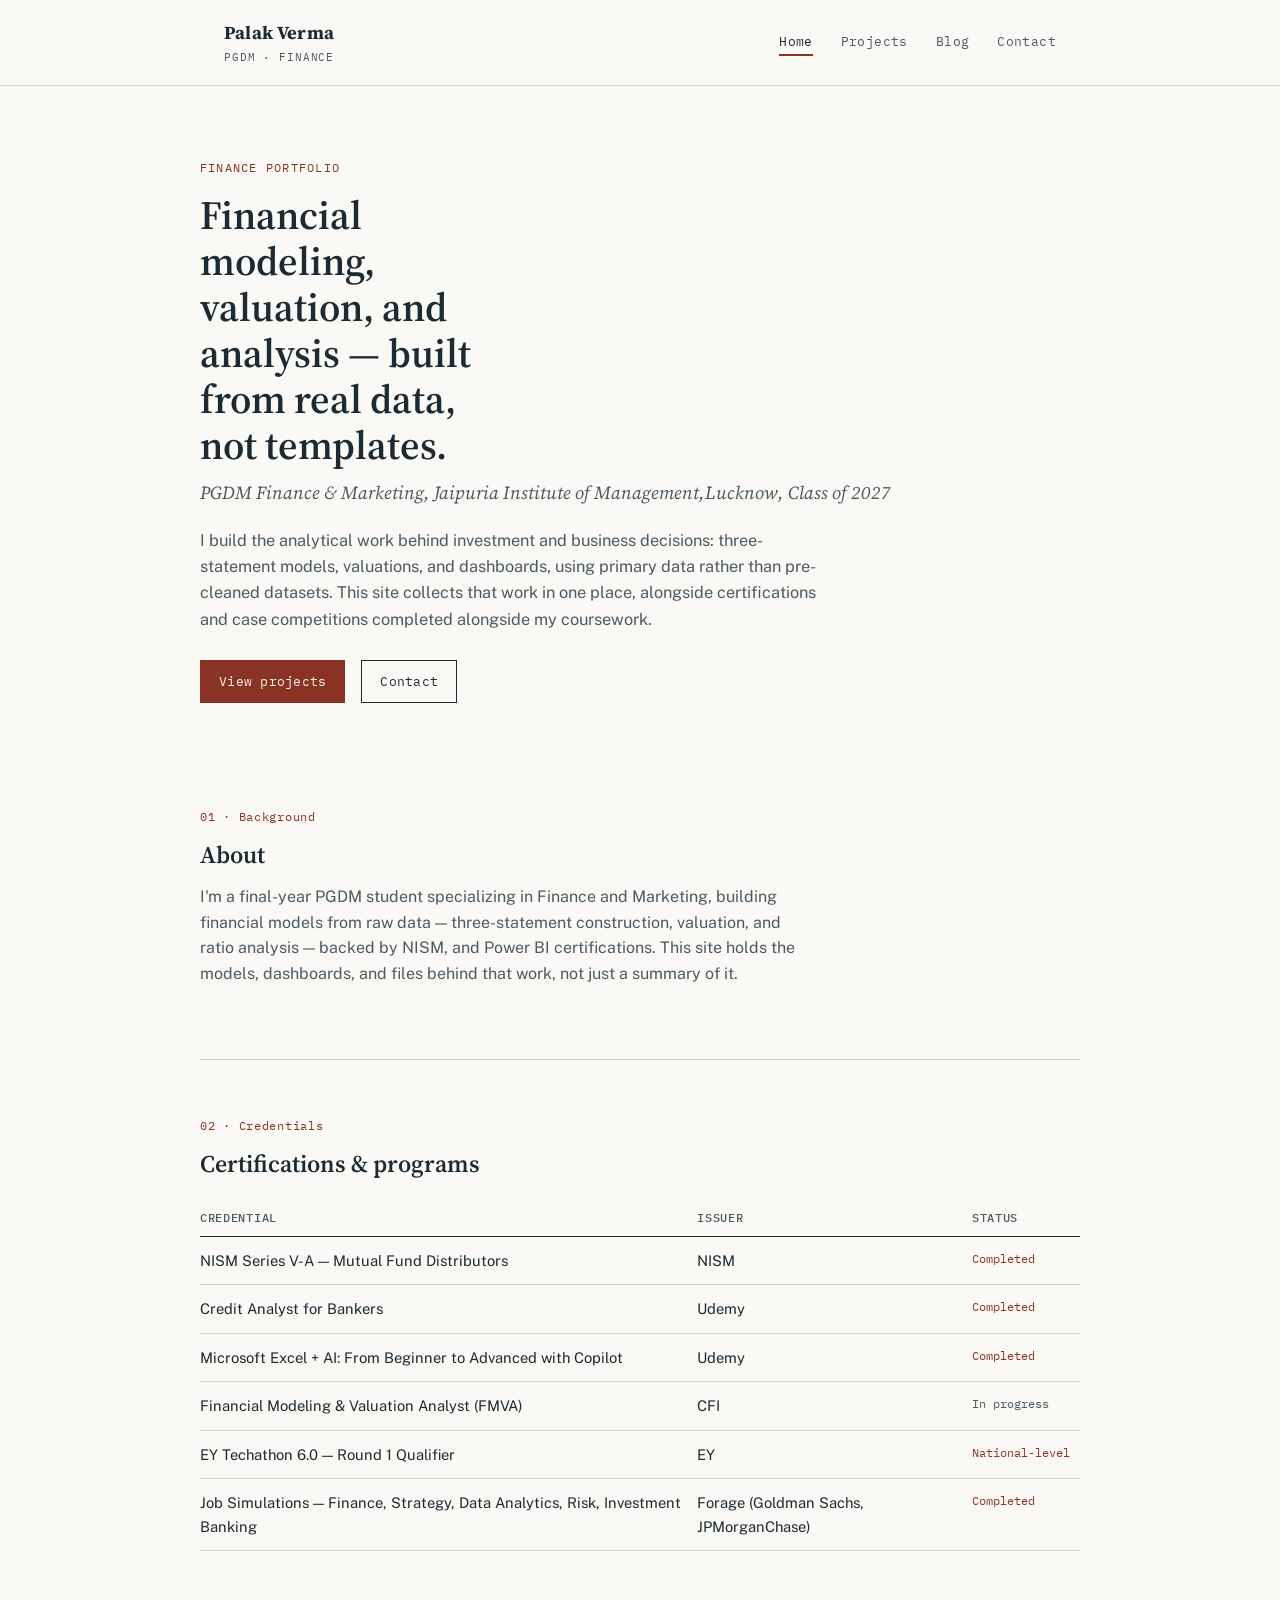
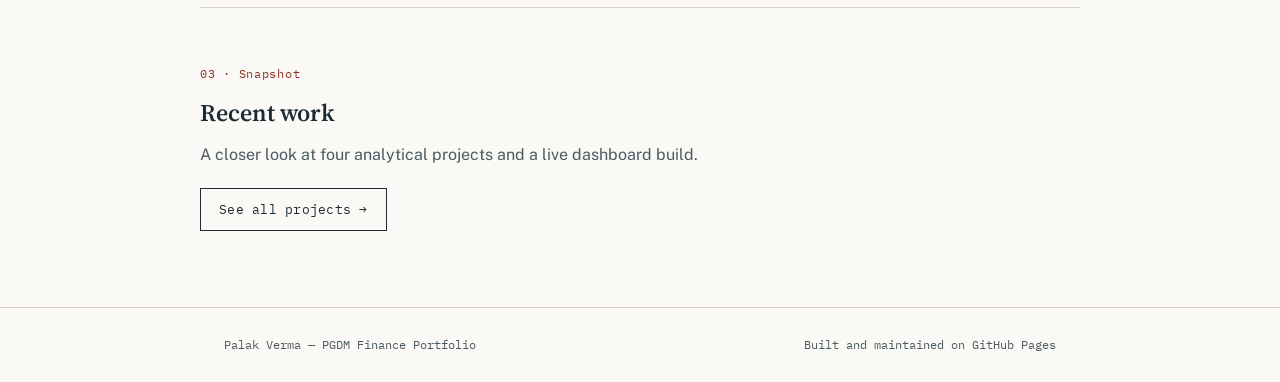
<file: index.html>
<!DOCTYPE html>
<html lang="en">
<head>
<meta charset="UTF-8">
<meta name="viewport" content="width=device-width, initial-scale=1.0">
<title>Palak Verma — Finance Portfolio</title>
<meta name="description" content="Palak Verma, PGDM Finance student — financial modeling, valuation, and analytics work.">
<link rel="stylesheet" href="style.css">
</head>
<body>

<header class="site-header">
  <div class="wrap">
    <div class="brand">Palak Verma<small>PGDM · Finance</small></div>
    <nav class="primary" aria-label="Primary">
      <ul>
        <li><a href="index.html" aria-current="page">Home</a></li>
        <li><a href="projects.html">Projects</a></li>
        <li><a href="blog.html">Blog</a></li>
        <li><a href="contact.html">Contact</a></li>
      </ul>
    </nav>
  </div>
</header>

<main>
  <section class="hero wrap">
    <span class="kicker">Finance Portfolio</span>
    <h1>Financial modeling, valuation, and analysis — built from real data, not templates.</h1>
    <p class="role">PGDM Finance &amp; Marketing, Jaipuria Institute of Management,Lucknow, Class of 2027</p>
    <p class="summary">
      I build the analytical work behind investment and business decisions: three-statement
      models, valuations, and dashboards, using primary data rather than pre-cleaned datasets.
      This site collects that work in one place, alongside certifications and case
      competitions completed alongside my coursework.
    </p>
    <div class="actions">
      <a class="btn primary" href="projects.html">View projects</a>
      <a class="btn" href="contact.html">Contact</a>
    </div>
  </section>

  <section class="doc-section wrap">
    <span class="index">01 · Background</span>
    <h2>About</h2>
    <p class="lede">
      I'm a final-year PGDM student specializing in Finance and Marketing, building financial
  models from raw data — three-statement construction, valuation, and ratio analysis —
  backed by NISM, and Power BI certifications. This site holds
  the models, dashboards, and files behind that work, not just a summary of it.
    </p>
  </section>

  <section class="doc-section wrap">
    <span class="index">02 · Credentials</span>
    <h2>Certifications &amp; programs</h2>
    <table class="credentials">
      <thead>
        <tr><th>Credential</th><th>Issuer</th><th>Status</th></tr>
      </thead>
      <tbody>
       <tr>
  <td>NISM Series V-A — Mutual Fund Distributors</td>
  <td>NISM</td>
  <td class="status done">Completed</td>
</tr>
<tr>
  <td>Credit Analyst for Bankers</td>
  <td>Udemy</td>
  <td class="status done">Completed</td>
</tr>
        <tr>
  <td>Microsoft Excel + AI: From Beginner to Advanced with Copilot</td>
  <td>Udemy</td>
  <td class="status done">Completed</td>
</tr>
        <tr>
          <td>Financial Modeling &amp; Valuation Analyst (FMVA)</td>
          <td>CFI</td>
          <td class="status">In progress</td>
        </tr>
        <tr>
          <td>EY Techathon 6.0 — Round 1 Qualifier</td>
          <td>EY</td>
          <td class="status done">National-level</td>
        </tr>
        <tr>
          <td>Job Simulations — Finance, Strategy, Data Analytics, Risk, Investment Banking</td>
          <td>Forage (Goldman Sachs, JPMorganChase)</td>
          <td class="status done">Completed</td>
        </tr>
      </tbody>
    </table>
  </section>

  <section class="doc-section wrap">
    <span class="index">03 · Snapshot</span>
    <h2>Recent work</h2>
    <p class="lede">A closer look at four analytical projects and a live dashboard build.</p>
    <div class="actions" style="margin-top:20px;">
      <a class="btn" href="projects.html">See all projects →</a>
    </div>
  </section>
</main>

<footer>
  <div class="wrap">
    <p>Palak Verma — PGDM Finance Portfolio</p>
    <p>Built and maintained on GitHub Pages</p>
  </div>
</footer>

</body>
</html>
</file>
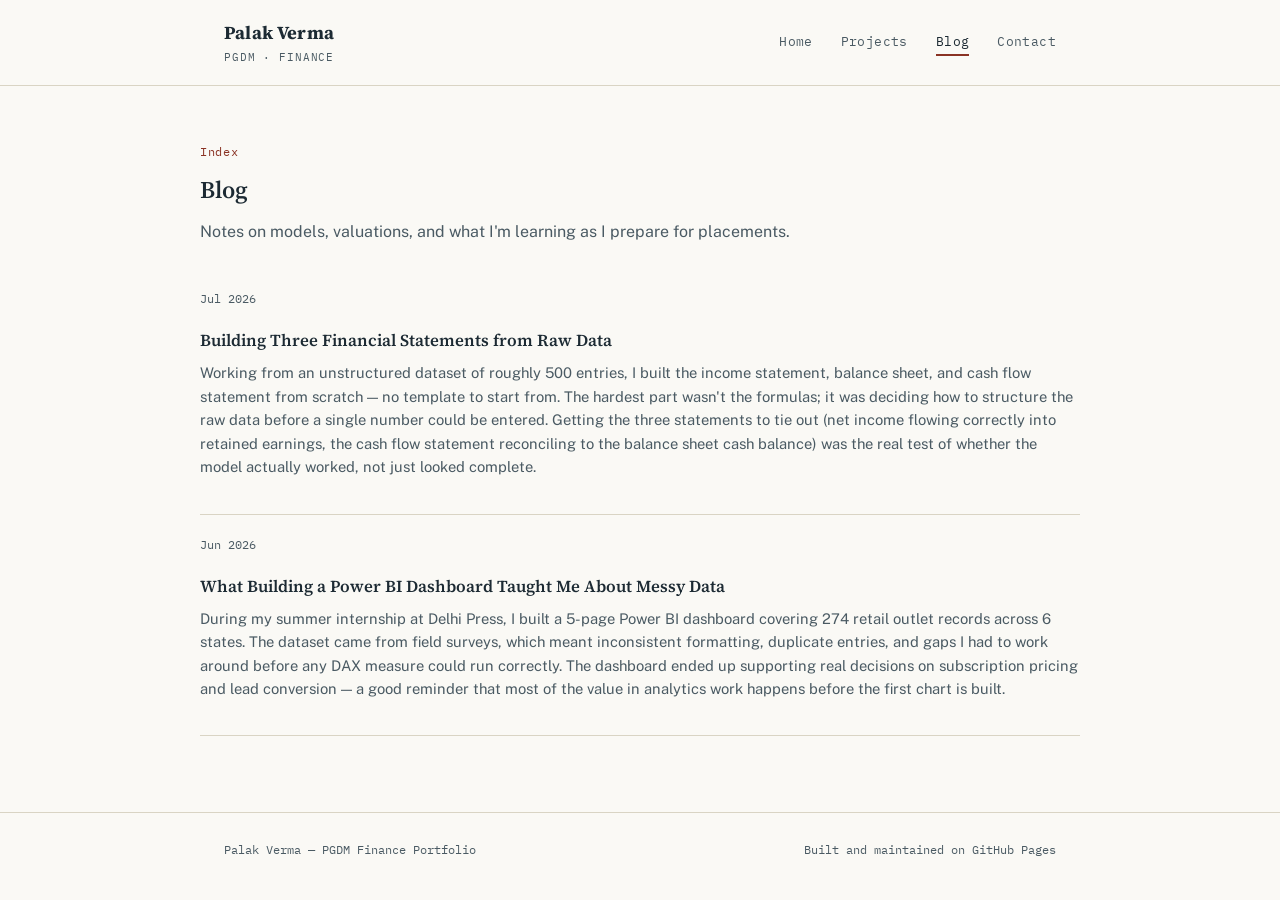
<file: blog.html>
<!DOCTYPE html>
<html lang="en">
<head>
<meta charset="UTF-8">
<meta name="viewport" content="width=device-width, initial-scale=1.0">
<title>Blog — Palak Verma</title>
<link rel="stylesheet" href="style.css">
</head>
<body>

<header class="site-header">
  <div class="wrap">
    <div class="brand">Palak Verma<small>PGDM · Finance</small></div>
    <nav class="primary" aria-label="Primary">
      <ul>
        <li><a href="index.html">Home</a></li>
        <li><a href="projects.html">Projects</a></li>
        <li><a href="blog.html" aria-current="page">Blog</a></li>
        <li><a href="contact.html">Contact</a></li>
      </ul>
    </nav>
  </div>
</header>

<main>
  <section class="doc-section wrap" style="padding-top:56px;">
    <span class="index">Index</span>
    <h2>Blog</h2>
    <p class="lede">Notes on models, valuations, and what I'm learning as I prepare for placements.</p>
<div class="post-list">
        <div class="post-item">
          <span class="date">Jul 2026</span>
          <div>
            <h3>Building Three Financial Statements from Raw Data</h3>
            <p>
              Working from an unstructured dataset of roughly 500 entries, I built the income
              statement, balance sheet, and cash flow statement from scratch — no template to
              start from. The hardest part wasn't the formulas; it was deciding how to
              structure the raw data before a single number could be entered. Getting the
              three statements to tie out (net income flowing correctly into retained
              earnings, the cash flow statement reconciling to the balance sheet cash
              balance) was the real test of whether the model actually worked, not just
              looked complete.
            </p>
          </div>
        </div>

        <div class="post-item">
          <span class="date">Jun 2026</span>
          <div>
            <h3>What Building a Power BI Dashboard Taught Me About Messy Data</h3>
            <p>
              During my summer internship at Delhi Press, I built a 5-page Power BI dashboard
              covering 274 retail outlet records across 6 states. The dataset came from field
              surveys, which meant inconsistent formatting, duplicate entries, and gaps I had
              to work around before any DAX measure could run correctly. The dashboard ended
              up supporting real decisions on subscription pricing and lead conversion — a
              good reminder that most of the value in analytics work happens before the
              first chart is built.
            </p>
          </div>
        </div>
      </div>

  </section>
</main>

<footer>
  <div class="wrap">
    <p>Palak Verma — PGDM Finance Portfolio</p>
    <p>Built and maintained on GitHub Pages</p>
  </div>
</footer>

</body>
</html>
</file>
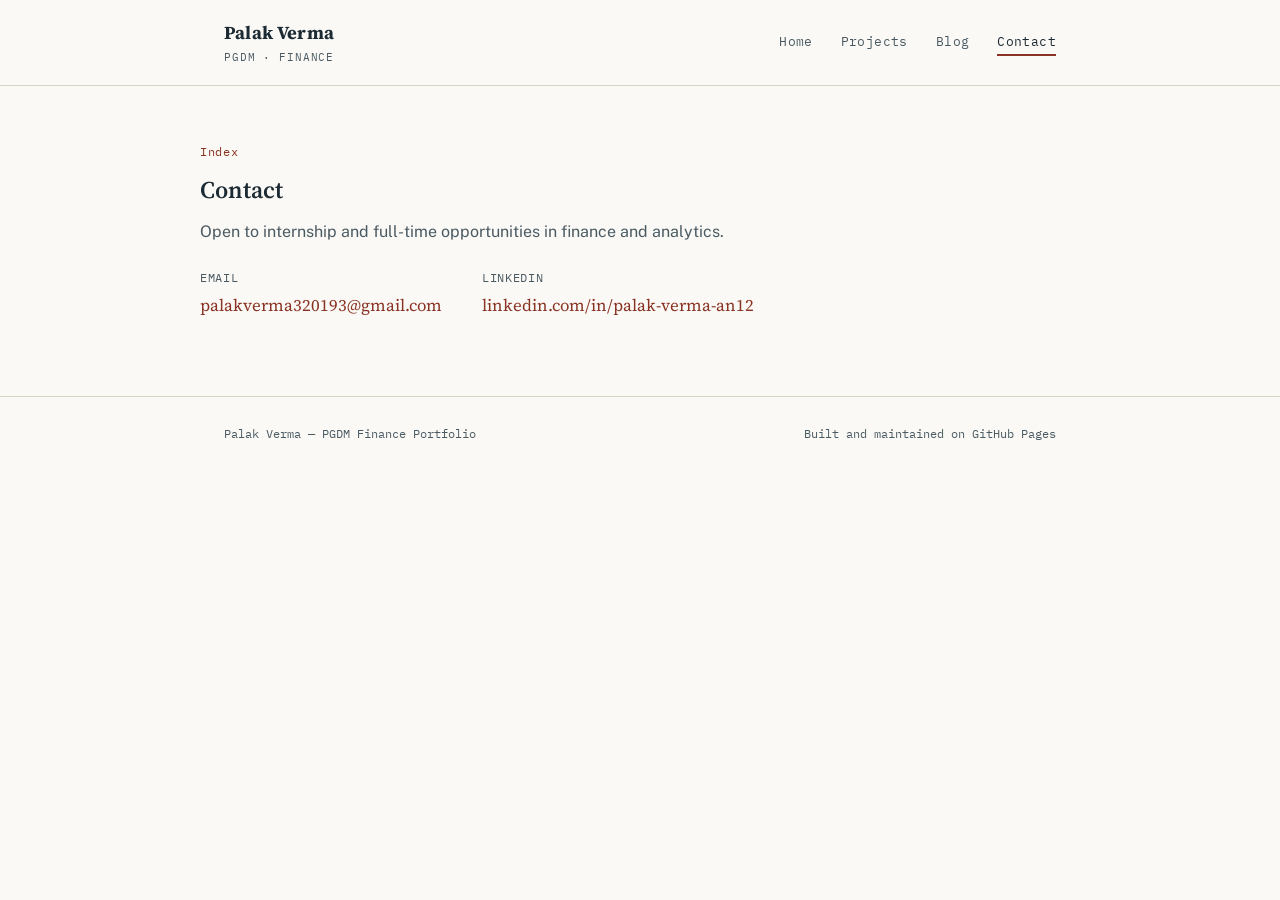
<file: contact.html>
<!DOCTYPE html>
<html lang="en">
<head>
<meta charset="UTF-8">
<meta name="viewport" content="width=device-width, initial-scale=1.0">
<title>Contact — Palak Verma</title>
<link rel="stylesheet" href="style.css">
</head>
<body>

<header class="site-header">
  <div class="wrap">
    <div class="brand">Palak Verma<small>PGDM · Finance</small></div>
    <nav class="primary" aria-label="Primary">
      <ul>
        <li><a href="index.html">Home</a></li>
        <li><a href="projects.html">Projects</a></li>
        <li><a href="blog.html">Blog</a></li>
        <li><a href="contact.html" aria-current="page">Contact</a></li>
      </ul>
    </nav>
  </div>
</header>

<main>
  <section class="doc-section wrap" style="padding-top:56px;">
    <span class="index">Index</span>
    <h2>Contact</h2>
    <p class="lede">Open to internship and full-time opportunities in finance and analytics.</p>

    <div class="contact-grid">
      <div class="contact-item">
        <span class="label">Email</span>
        <a href="mailto:palakverma320193@gmail.com">palakverma320193@gmail.com</a>
      </div>
      <div class="contact-item">
        <span class="label">LinkedIn</span>
        <a href="https://linkedin.com/in/palak-verma-an12" target="_blank" rel="noopener">linkedin.com/in/palak-verma-an12</a>
      </div>
    </div>
  </section>
</main>

<footer>
  <div class="wrap">
    <p>Palak Verma — PGDM Finance Portfolio</p>
    <p>Built and maintained on GitHub Pages</p>
  </div>
</footer>

</body>
</html>
</file>
<file: style.css>
/* ========================================================================
   Palak Verma — Portfolio
   Design direction: a working paper / equity research note, on light paper.
   Ink navy text, brick-red rule/accent, warm hairline borders, tabular data
   set in mono. Section numbers act as real reference codes (used in nav
   and page headers) rather than decoration.
   ======================================================================== */

@import url('https://fonts.googleapis.com/css2?family=Source+Serif+4:opsz,wght@8..60,400;8..60,600;8..60,700&family=Public+Sans:wght@400;500;600&family=IBM+Plex+Mono:wght@400;500&display=swap');

:root{
  --paper:      #faf9f5;
  --paper-deep: #f2f0e8;
  --ink:        #1c2a33;
  --ink-soft:   #4a5a63;
  --rule:       #d9d4c4;
  --accent:     #8a3324;
  --accent-soft:#b9563f;
  --mono-bg:    #eeece2;

  --serif: 'Source Serif 4', Georgia, serif;
  --sans:  'Public Sans', -apple-system, Segoe UI, sans-serif;
  --mono:  'IBM Plex Mono', Menlo, Consolas, monospace;

  --maxw: 880px;
}

*{box-sizing:border-box;}
html{scroll-behavior:smooth;}

body{
  margin:0;
  background:var(--paper);
  color:var(--ink);
  font-family:var(--sans);
  font-size:16px;
  line-height:1.6;
  -webkit-font-smoothing:antialiased;
}

a{color:var(--accent); text-decoration:none;}
a:hover{text-decoration:underline;}
a:focus-visible, button:focus-visible{outline:2px solid var(--accent); outline-offset:3px;}

h1,h2,h3{font-family:var(--serif); color:var(--ink); font-weight:600; margin:0;}

.wrap{max-width:var(--maxw); margin:0 auto; padding:0 24px;}

/* ---------- Header / Nav ---------- */
.site-header{
  border-bottom:1px solid var(--rule);
  background:var(--paper);
  position:sticky; top:0; z-index:10;
}
.site-header .wrap{
  display:flex; align-items:center; justify-content:space-between;
  padding-top:18px; padding-bottom:18px;
}
.brand{
  font-family:var(--serif); font-weight:700; font-size:1.15rem;
  color:var(--ink); letter-spacing:0.01em;
}
.brand small{
  display:block; font-family:var(--mono); font-weight:400; font-size:0.68rem;
  color:var(--ink-soft); letter-spacing:0.08em; text-transform:uppercase; margin-top:2px;
}
nav.primary ul{
  list-style:none; display:flex; gap:28px; margin:0; padding:0;
  font-family:var(--mono); font-size:0.8rem; letter-spacing:0.03em;
}
nav.primary a{
  color:var(--ink-soft); text-decoration:none; padding:4px 0;
  border-bottom:2px solid transparent;
}
nav.primary a:hover, nav.primary a[aria-current="page"]{
  color:var(--ink); border-bottom-color:var(--accent); text-decoration:none;
}
.nav-toggle{display:none;}

@media (max-width: 640px){
  .site-header .wrap{flex-wrap:wrap; row-gap:12px;}
  nav.primary ul{gap:18px; flex-wrap:wrap;}
}

/* ---------- Section index rail (signature element) ---------- */
.doc-section{padding:56px 0; border-bottom:1px solid var(--rule);}
.doc-section:last-of-type{border-bottom:none;}
.doc-section .index{
  font-family:var(--mono); font-size:0.75rem; color:var(--accent);
  letter-spacing:0.06em; display:block; margin-bottom:10px;
}
.doc-section h2{font-size:1.5rem;}
.doc-section .lede{color:var(--ink-soft); max-width:60ch; margin-top:10px;}

/* ---------- Hero ---------- */
.hero{padding:72px 0 48px;}
.hero .kicker{
  font-family:var(--mono); font-size:0.78rem; color:var(--accent);
  text-transform:uppercase; letter-spacing:0.1em; margin-bottom:14px; display:block;
}
.hero h1{font-size:2.5rem; line-height:1.15; max-width:16ch;}
.hero .role{
  font-family:var(--serif); font-style:italic; color:var(--ink-soft);
  font-size:1.15rem; margin-top:10px;
}
.hero p.summary{max-width:62ch; color:var(--ink-soft); margin-top:20px; font-size:1.02rem;}
.hero .actions{margin-top:28px; display:flex; gap:16px; flex-wrap:wrap;}

.btn{
  font-family:var(--mono); font-size:0.82rem; letter-spacing:0.02em;
  padding:10px 18px; border:1px solid var(--ink); color:var(--ink);
  display:inline-block; text-decoration:none; transition:background .15s, color .15s;
}
.btn:hover{background:var(--ink); color:var(--paper); text-decoration:none;}
.btn.primary{background:var(--accent); border-color:var(--accent); color:var(--paper);}
.btn.primary:hover{background:var(--accent-soft); border-color:var(--accent-soft);}

/* ---------- Credentials table ---------- */
table.credentials{
  width:100%; border-collapse:collapse; font-size:0.92rem; margin-top:18px;
}
table.credentials th{
  text-align:left; font-family:var(--mono); font-size:0.72rem; text-transform:uppercase;
  letter-spacing:0.06em; color:var(--ink-soft); border-bottom:1px solid var(--ink);
  padding:8px 10px 8px 0; font-weight:500;
}
table.credentials td{
  padding:12px 10px 12px 0; border-bottom:1px solid var(--rule); vertical-align:top;
}
table.credentials td.status{
  font-family:var(--mono); font-size:0.75rem; white-space:nowrap;
  color:var(--ink-soft);
}
table.credentials td.status.done{color:var(--accent);}

/* ---------- Project cards ---------- */
.projects-grid{display:grid; gap:1px; background:var(--rule); margin-top:24px;}
.project-card{background:var(--paper); padding:26px 24px;}
.project-card .tag{
  font-family:var(--mono); font-size:0.7rem; color:var(--accent);
  text-transform:uppercase; letter-spacing:0.07em;
}
.project-card h3{font-size:1.15rem; margin-top:8px;}
.project-card p{color:var(--ink-soft); margin-top:8px; font-size:0.95rem;}
.project-card .metrics{
  display:flex; gap:22px; margin-top:14px; flex-wrap:wrap;
}
.project-card .metric{font-family:var(--mono); font-size:0.8rem; color:var(--ink);}
.project-card .metric span{display:block; color:var(--ink-soft); font-size:0.68rem; text-transform:uppercase; letter-spacing:0.05em;}

/* ---------- Blog list ---------- */
.post-list{margin-top:24px;}
.post-item{
  padding:20px 0; border-bottom:1px solid var(--rule);
  display:flex; justify-content:space-between; gap:20px; flex-wrap:wrap;
}
.post-item .date{font-family:var(--mono); font-size:0.75rem; color:var(--ink-soft); min-width:110px;}
.post-item h3{font-size:1.05rem; font-weight:600;}
.post-item p{color:var(--ink-soft); font-size:0.92rem; margin-top:6px;}
.post-empty{
  border:1px dashed var(--rule); padding:32px; text-align:center; color:var(--ink-soft);
  font-size:0.95rem; margin-top:24px;
}

/* ---------- Contact ---------- */
.contact-grid{display:flex; gap:40px; flex-wrap:wrap; margin-top:24px;}
.contact-item .label{
  font-family:var(--mono); font-size:0.72rem; text-transform:uppercase;
  letter-spacing:0.06em; color:var(--ink-soft); display:block; margin-bottom:6px;
}
.contact-item a, .contact-item span.value{font-size:1.05rem; font-family:var(--serif);}

/* ---------- Footer ---------- */
footer{
  border-top:1px solid var(--rule); padding:28px 0; margin-top:20px;
}
footer .wrap{
  display:flex; justify-content:space-between; align-items:center; flex-wrap:wrap; gap:10px;
}
footer p{font-family:var(--mono); font-size:0.72rem; color:var(--ink-soft); margin:0;}

@media (prefers-reduced-motion: reduce){
  html{scroll-behavior:auto;}
}
</file>
